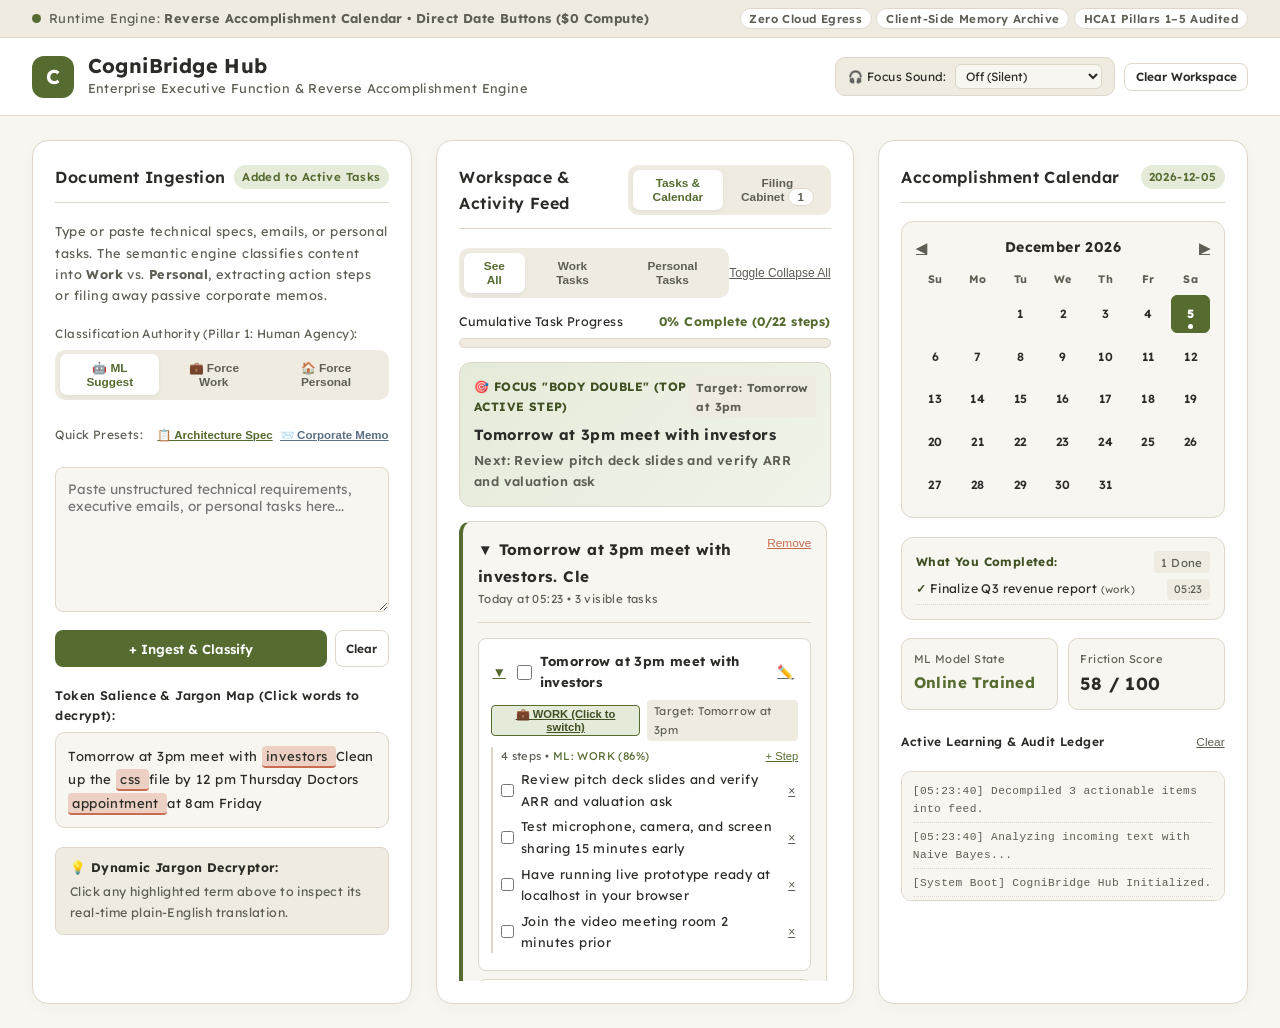
<file: neuro-sift/index.html>
<!DOCTYPE html>
<html lang="en">
<head>
  <meta charset="UTF-8">
  <meta name="viewport" content="width=device-width, initial-scale=1.0">
  <title>CogniBridge Hub — Enterprise Executive Function & Accomplishment Engine</title>

  <!-- Dyslexia-Optimized Typography (Lexend) -->
  <link rel="preconnect" href="https://fonts.googleapis.com">
  <link rel="preconnect" href="https://fonts.gstatic.com" crossorigin>
  <link href="https://fonts.googleapis.com/css2?family=Lexend:wght@300;400;500;600;700&display=swap" rel="stylesheet">

  <!-- Production Modular Stylesheet -->
  <link rel="stylesheet" href="style.css?v=22">
</head>
<body>

  <!-- Top Governance & Runtime Ribbon -->
  <aside class="utility-ribbon" aria-label="System Governance and Runtime Status">
    <div class="ribbon-brand">
      <span class="pulse-indicator"></span>
      <span>Runtime Engine: <strong>Reverse Accomplishment Calendar • Direct Date Buttons ($0 Compute)</strong></span>
    </div>
    <div class="ribbon-tags">
      <span class="badge-tag">Zero Cloud Egress</span>
      <span class="badge-tag">Client-Side Memory Archive</span>
      <span class="badge-tag">HCAI Pillars 1–5 Audited</span>
    </div>
  </aside>

  <!-- Calm Application Header -->
  <header class="app-header">
    <div class="brand">
      <div class="brand-avatar" aria-hidden="true">C</div>
      <div class="brand-text">
        <h1>CogniBridge Hub</h1>
        <p>Enterprise Executive Function & Reverse Accomplishment Engine</p>
      </div>
    </div>

    <div class="header-controls">
      <!-- Ambient Focus Soundscape -->
      <div class="soundscape-bar">
        <span>🎧 Focus Sound:</span>
        <select id="audio-preset">
          <option value="off">Off (Silent)</option>
          <option value="pink">Calming Pink Noise</option>
          <option value="rain">Soft Rain</option>
        </select>
      </div>
      <button class="btn btn-outline btn-sm" id="btn-clear-workspace" type="button">Clear Workspace</button>
    </div>
  </header>

  <!-- Main Three-Column Enterprise Grid -->
  <main class="workspace-grid">
    
    <!-- Column 1: Ingestion & Salience Inspector -->
    <section class="card" aria-labelledby="ingestion-heading">
      <div class="card-header">
        <h2 id="ingestion-heading">Document Ingestion</h2>
        <span class="sub-badge" id="detected-intent-badge">Awaiting Input</span>
      </div>

      <p class="description-text">
        Type or paste technical specs, emails, or personal tasks. The semantic engine classifies content into <strong>Work</strong> vs. <strong>Personal</strong>, extracting action steps or filing away passive corporate memos.
      </p>

      <!-- Explicit Human Agency Selector for Domain -->
      <div>
        <label class="section-label" style="display:block; font-size:0.75rem; color:var(--text-muted); margin-bottom:0.35rem;">
          Classification Authority (Pillar 1: Human Agency):
        </label>
        <div class="granularity-bar" id="ingest-domain-selector">
          <button class="mode-tab active" id="domain-mode-auto" type="button">🤖 ML Suggest</button>
          <button class="mode-tab" id="domain-mode-work" type="button">💼 Force Work</button>
          <button class="mode-tab" id="domain-mode-personal" type="button">🏠 Force Personal</button>
        </div>
      </div>

      <!-- Commercial Quick Presets Bar -->
      <div style="display:flex; justify-content:space-between; align-items:center; margin-top:0.4rem; margin-bottom:0.25rem;">
        <label style="font-size:0.75rem; color:var(--text-muted);">Quick Presets:</label>
        <div style="display:flex; gap:0.45rem;">
          <button class="btn-clear" id="btn-sample-tech" type="button" style="font-size:0.72rem; color:var(--sage-primary); font-weight:700;">📋 Architecture Spec</button>
          <button class="btn-clear" id="btn-sample-email" type="button" style="font-size:0.72rem; color:var(--slate-blue); font-weight:700;">📨 Corporate Memo</button>
        </div>
      </div>

      <textarea id="raw-input" rows="7" placeholder="Paste unstructured technical requirements, executive emails, or personal tasks here...">Tomorrow at 3pm meet with investors. Clean up the css file by 12 pm Thursday. Doctors appointment at 8am Friday.</textarea>

      <div style="display:flex; gap:0.5rem;">
        <button class="btn btn-sage" id="btn-ingest-doc" style="flex:1;">+ Ingest & Classify</button>
        <button class="btn btn-outline btn-sm" id="btn-clear-input">Clear</button>
      </div>

      <div>
        <label class="section-label" style="display:block; font-size:0.78rem; font-weight:600; margin-bottom:0.3rem;">
          Token Salience & Jargon Map (Click words to decrypt):
        </label>
        <div class="heatmap-canvas" id="attention-map">
          Ready for document ingestion...
        </div>
      </div>

      <!-- Plain-English Jargon Decryptor -->
      <div class="jargon-tooltip-card" id="jargon-card">
        <strong>💡 Dynamic Jargon Decryptor:</strong>
        <span id="jargon-text">Click any highlighted term above to inspect its real-time plain-English translation.</span>
      </div>
    </section>

    <!-- Column 2: Dual Mode - Task Workflow & Interactive Filing Cabinet -->
    <section class="card" aria-labelledby="workbench-heading">
      <div class="card-header">
        <h2 id="workbench-heading">Workspace & Activity Feed</h2>
        <div class="granularity-bar" style="margin:0;">
          <button class="mode-tab active" id="tab-view-tasks">Tasks & Calendar</button>
          <button class="mode-tab" id="tab-view-cabinet">Filing Cabinet <span class="badge-tag" id="cabinet-badge-count">0</span></button>
        </div>
      </div>

      <!-- Sub-View 1: TASK WORKFLOW VIEW -->
      <div id="view-tasks-container" style="display:flex; flex-direction:column; gap:0.85rem;">
        
        <!-- Work vs Personal Segmented Filter -->
        <div style="display:flex; justify-content:space-between; align-items:center;">
          <div class="granularity-bar" style="margin:0; flex:1; max-width:340px;">
            <button class="mode-tab active" id="filter-task-all">See All</button>
            <button class="mode-tab" id="filter-task-work">Work Tasks</button>
            <button class="mode-tab" id="filter-task-personal">Personal Tasks</button>
          </div>
          <button class="btn-clear" id="btn-collapse-all-dossiers" style="font-size:0.75rem;">Toggle Collapse All</button>
        </div>

        <!-- Momentum Progress -->
        <div class="momentum-container">
          <div style="display: flex; justify-content: space-between; font-size: 0.78rem;">
            <span>Cumulative Task Progress</span>
            <strong id="momentum-label" style="color:var(--sage-primary);">0% Completed</strong>
          </div>
          <div class="momentum-meter">
            <div class="momentum-fill" id="momentum-bar"></div>
          </div>
        </div>

        <!-- Focus Body Double -->
        <div class="body-double-card" id="body-double-box">
          <div class="body-double-header">
            <span>🎯 FOCUS &quot;BODY DOUBLE&quot; (TOP ACTIVE STEP)</span>
            <span class="time-chip" id="bd-status-tag">Active</span>
          </div>
          <div class="focus-isolate-task" id="bd-task-text">
            No pending tasks. Ingest a document or check history below.
          </div>
        </div>

        <!-- Task Dossier Feed -->
        <div id="dossier-feed-container" style="display:flex; flex-direction:column; gap:0.85rem; max-height:460px; overflow-y:auto; padding-right:0.25rem;">
          <!-- Dynamically injected task dossiers -->
        </div>
      </div>

      <!-- Sub-View 2: INTERACTIVE FILING CABINET VIEW -->
      <div id="view-cabinet-container" style="display:none; flex-direction:column; gap:0.85rem;">
        <div style="display:flex; justify-content:space-between; align-items:center;">
          <input type="text" id="cabinet-search" placeholder="Search saved emails, memos, and policies..." style="flex:1; padding:0.45rem 0.75rem; font-size:0.82rem;">
        </div>

        <div id="cabinet-list-container" style="display:flex; flex-direction:column; gap:0.85rem; max-height:560px; overflow-y:auto; padding-right:0.25rem;">
          <!-- Dynamically injected filing cabinet cards -->
        </div>
      </div>
    </section>

    <!-- Column 3: Reverse Accomplishment Calendar & XAI Telemetry -->
    <section class="card" aria-labelledby="telemetry-heading">
      <div class="card-header">
        <h2 id="telemetry-heading">Accomplishment Calendar</h2>
        <span class="sub-badge" id="cal-selected-label">Today</span>
      </div>

      <!-- Reverse "Done Log" Calendar Module (Dates act directly as buttons) -->
      <div class="calendar-wrapper">
        <div class="calendar-nav">
          <button class="btn-clear" id="cal-prev-month" style="font-size:0.9rem; font-weight:bold;" title="Previous Month">◀</button>
          <strong id="cal-month-year" style="font-size:0.88rem;">Month Year</strong>
          <button class="btn-clear" id="cal-next-month" style="font-size:0.9rem; font-weight:bold;" title="Next Month">▶</button>
        </div>
        <div class="calendar-grid" id="calendar-days-grid" role="grid" aria-label="Accomplishment Dates">
          <!-- Calendar Days Injected by script -->
        </div>
      </div>

      <!-- Historical Accomplishment Ledger for Selected Day -->
      <div class="accomplishment-docket">
        <div style="display:flex; justify-content:space-between; align-items:center; margin-bottom:0.35rem;">
          <span style="font-size:0.75rem; font-weight:700; color:var(--sage-dark);" id="done-log-header">What You Completed:</span>
          <span class="time-chip" id="done-count-badge">0 Done</span>
        </div>
        <ul class="accomplishment-list" id="accomplishment-items-list">
          <li style="color:var(--text-muted); font-size:0.78rem; list-style:none;">Click any calendar date button above to view accomplishments or open the Day Page.</li>
        </ul>
      </div>

      <!-- XAI Telemetry -->
      <div class="telemetry-grid">
        <div class="metric-card">
          <span class="metric-title">ML Model State</span>
          <strong class="metric-value" id="val-ml-state" style="font-size:0.95rem; color:var(--sage-primary);">Online Trained</strong>
        </div>
        <div class="metric-card">
          <span class="metric-title">Friction Score</span>
          <strong class="metric-value" id="val-friction">0 / 100</strong>
        </div>
      </div>

      <div style="display:flex; justify-content:space-between; align-items:center; margin-top:0.25rem;">
        <span style="font-size:0.75rem; font-weight:600;">Active Learning & Audit Ledger</span>
        <button class="btn-clear" id="btn-clear-log">Clear</button>
      </div>
      <div class="ledger-terminal" id="audit-log">
        <div class="ledger-row">[System Boot] CogniBridge Hub Initialized.</div>
      </div>
    </section>

  </main>

  <!-- Full-Page Day Dossier & Memory Archive Modal -->
  <div class="day-modal-overlay" id="day-modal-overlay" role="dialog" aria-modal="true" aria-labelledby="modal-day-title">
    <div class="day-modal-container">
      <div class="day-modal-header">
        <div>
          <h2 id="modal-day-title" style="font-size:1.15rem; font-weight:700;">Day Dossier</h2>
          <small style="color:var(--text-muted); font-size:0.75rem;">Reverse Accomplishment Archive & Date-Bound Artifact Vault</small>
        </div>
        <button class="btn btn-outline btn-sm" id="btn-close-day-modal">Close [✕]</button>
      </div>
      
      <div class="day-modal-body">
        <!-- Left: Completed Tasks & Day Notes -->
        <div class="modal-section-card">
          <div style="display:flex; justify-content:space-between; align-items:center;">
            <h3 style="font-size:0.95rem; font-weight:600; color:var(--sage-dark);">Accomplishments On This Date</h3>
            <span class="time-chip" id="modal-done-count">0 Completed</span>
          </div>
          <ul id="modal-accomplishment-list" style="list-style:none; display:flex; flex-direction:column; gap:0.4rem; max-height:180px; overflow-y:auto; padding-right:0.25rem;">
            <!-- Injected by app.js -->
          </ul>

          <div style="margin-top:0.5rem; display:flex; flex-direction:column; gap:0.35rem;">
            <label style="font-size:0.78rem; font-weight:600; color:var(--text-main);">Personal Day Note / Memory Journal:</label>
            <textarea id="modal-day-notes" rows="4" placeholder="Write any memories, details of how the day went, or reminders to look back on forever..."></textarea>
            <button class="btn btn-sage btn-sm" id="btn-save-day-notes" style="align-self:flex-end;">Save Memory Note</button>
          </div>
        </div>

        <!-- Right: Memory Artifact & Document Vault -->
        <div class="modal-section-card">
          <div style="display:flex; justify-content:space-between; align-items:center;">
            <h3 style="font-size:0.95rem; font-weight:600; color:var(--slate-blue);">Memory Vault (Scanned Cards & Documents)</h3>
            <span class="time-chip" id="modal-artifact-count">0 Saved</span>
          </div>

          <p class="description-text" style="font-size:0.75rem;">
            Upload scanned birthday cards, certificates, photos, or documents to store them permanently with this date.
          </p>

          <!-- Dropzone -->
          <div class="file-dropzone" id="modal-file-dropzone">
            <span style="font-size:1.5rem; display:block; margin-bottom:0.25rem;">📎</span>
            <strong style="font-size:0.82rem; color:var(--text-main);">Click or Drag & Drop File to Store</strong>
            <small style="display:block; color:var(--text-muted); font-size:0.7rem;">Supports JPG, PNG, WEBP, PDF (Stored in browser vault)</small>
            <input type="file" id="modal-file-input" style="display:none;" accept="image/*,application/pdf">
          </div>

          <!-- Gallery Preview Grid -->
          <div class="gallery-grid" id="modal-gallery-grid">
            <!-- Uploaded thumbnails injected here -->
          </div>
        </div>
      </div>
    </div>
  </div>

  <!-- Linked to external clean app.js -->
  <script src="app.js"></script>
</body>
</html>
</file>
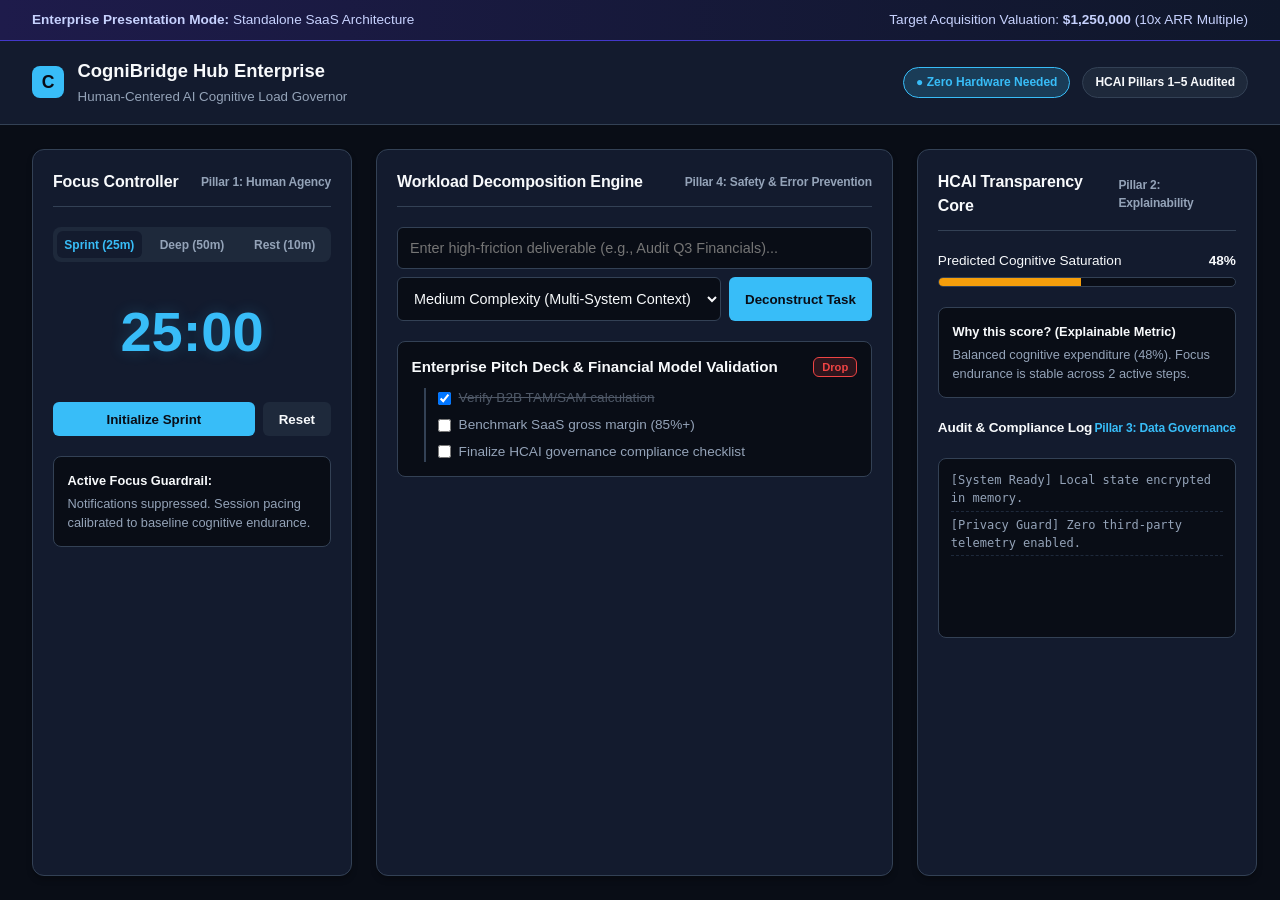
<file: neuro-sift/enterprise_pitch.html>
<!DOCTYPE html>
<html lang="en">
<head>
  <meta charset="UTF-8">
  <meta name="viewport" content="width=device-width, initial-scale=1.0">
  <title>CogniBridge Enterprise — HCAI Workload Orchestrator</title>
  <style>
    :root {
      --bg-base: #090d16;
      --bg-card: #131b2e;
      --bg-subtle: #1e293b;
      --border: #334155;
      --accent: #38bdf8;
      --accent-glow: rgba(56, 189, 248, 0.2);
      --success: #10b981;
      --warning: #f59e0b;
      --danger: #ef4444;
      --text-main: #f8fafc;
      --text-muted: #94a3b8;
      --font-family: -apple-system, BlinkMacSystemFont, "Segoe UI", Roboto, sans-serif;
    }

    * { box-sizing: border-box; margin: 0; padding: 0; }
    body {
      background-color: var(--bg-base);
      color: var(--text-main);
      font-family: var(--font-family);
      line-height: 1.5;
      min-height: 100vh;
      display: flex;
      flex-direction: column;
    }

    /* Enterprise Navigation Header */
    header {
      background: var(--bg-card);
      border-bottom: 1px solid var(--border);
      padding: 1rem 2rem;
      display: flex;
      justify-content: space-between;
      align-items: center;
      flex-wrap: wrap;
      gap: 1rem;
    }

    .brand-group {
      display: flex;
      align-items: center;
      gap: 0.85rem;
    }

    .brand-logo {
      width: 32px;
      height: 32px;
      background: var(--accent);
      color: var(--bg-base);
      font-weight: 900;
      border-radius: 8px;
      display: grid;
      place-items: center;
      font-size: 1.1rem;
    }

    .header-pills {
      display: flex;
      gap: 0.75rem;
      align-items: center;
    }

    .pill {
      font-size: 0.75rem;
      font-weight: 600;
      padding: 0.35rem 0.75rem;
      border-radius: 9999px;
      border: 1px solid var(--border);
      background: var(--bg-subtle);
    }

    .pill-accent {
      border-color: var(--accent);
      color: var(--accent);
      background: var(--accent-glow);
    }

    /* Pitch Ribbon for Boss/Investors */
    .pitch-banner {
      background: linear-gradient(90deg, #1e1b4b, #0f172a);
      border-bottom: 1px solid #4338ca;
      padding: 0.6rem 2rem;
      font-size: 0.85rem;
      display: flex;
      justify-content: space-between;
      align-items: center;
      color: #c7d2fe;
    }

    /* Main Application Grid */
    main {
      flex: 1;
      max-width: 1400px;
      width: 100%;
      margin: 0 auto;
      padding: 1.5rem 2rem;
      display: grid;
      grid-template-columns: 320px 1fr 340px;
      gap: 1.5rem;
    }

    @media (max-width: 1100px) {
      main { grid-template-columns: 1fr; }
    }

    .panel {
      background: var(--bg-card);
      border: 1px solid var(--border);
      border-radius: 12px;
      padding: 1.25rem;
      display: flex;
      flex-direction: column;
      gap: 1.25rem;
      box-shadow: 0 4px 6px -1px rgba(0, 0, 0, 0.3);
    }

    .panel-header {
      font-size: 1rem;
      font-weight: 700;
      letter-spacing: -0.01em;
      display: flex;
      justify-content: space-between;
      align-items: center;
      border-bottom: 1px solid var(--border);
      padding-bottom: 0.75rem;
    }

    /* Session Controller */
    .session-timer {
      font-size: 3.5rem;
      font-weight: 800;
      text-align: center;
      color: var(--accent);
      text-shadow: 0 0 15px var(--accent-glow);
      font-variant-numeric: tabular-nums;
      margin: 0.5rem 0;
    }

    .mode-selector {
      display: grid;
      grid-template-columns: repeat(3, 1fr);
      gap: 0.5rem;
      background: var(--bg-subtle);
      padding: 0.25rem;
      border-radius: 8px;
    }

    button {
      cursor: pointer;
      font-family: inherit;
      font-weight: 600;
      border: none;
      border-radius: 6px;
      padding: 0.6rem 1rem;
      transition: all 0.15s ease-in-out;
    }

    button:focus-visible {
      outline: 2px solid var(--accent);
      outline-offset: 2px;
    }

    .mode-btn {
      background: transparent;
      color: var(--text-muted);
      font-size: 0.75rem;
      padding: 0.4rem;
    }

    .mode-btn.active {
      background: var(--bg-card);
      color: var(--accent);
      font-weight: 700;
    }

    .btn-action {
      background: var(--accent);
      color: var(--bg-base);
      width: 100%;
    }
    .btn-action:hover { background: #0284c7; color: #fff; }

    .btn-ghost {
      background: var(--bg-subtle);
      color: var(--text-main);
    }
    .btn-ghost:hover { background: #334155; }

    .btn-danger-soft {
      background: rgba(239, 68, 68, 0.15);
      color: var(--danger);
      border: 1px solid var(--danger);
    }
    .btn-danger-soft:hover { background: var(--danger); color: #fff; }

    /* Workload Orchestration Engine */
    .task-input-box {
      display: flex;
      flex-direction: column;
      gap: 0.5rem;
    }

    input[type="text"], select {
      background: var(--bg-base);
      border: 1px solid var(--border);
      color: var(--text-main);
      padding: 0.75rem;
      border-radius: 6px;
      font-size: 0.9rem;
    }
    input[type="text"]:focus, select:focus {
      outline: none;
      border-color: var(--accent);
    }

    .task-stack {
      list-style: none;
      display: flex;
      flex-direction: column;
      gap: 0.75rem;
      max-height: 480px;
      overflow-y: auto;
    }

    .task-node {
      background: var(--bg-base);
      border: 1px solid var(--border);
      border-radius: 8px;
      padding: 0.85rem;
      display: flex;
      flex-direction: column;
      gap: 0.6rem;
    }

    .task-node-header {
      display: flex;
      justify-content: space-between;
      align-items: center;
    }

    .subtask-group {
      margin-left: 0.75rem;
      padding-left: 0.75rem;
      border-left: 2px solid var(--border);
      display: flex;
      flex-direction: column;
      gap: 0.4rem;
    }

    .subtask-row {
      display: flex;
      align-items: center;
      gap: 0.5rem;
      font-size: 0.85rem;
      color: var(--text-muted);
    }

    /* Explainability & Cognitive Load Gauge */
    .load-bar-container {
      height: 10px;
      background: var(--bg-base);
      border-radius: 999px;
      overflow: hidden;
      border: 1px solid var(--border);
    }

    .load-bar-fill {
      height: 100%;
      width: 20%;
      background: var(--success);
      transition: width 0.3s ease, background-color 0.3s ease;
    }

    .inspector-box {
      background: var(--bg-base);
      border: 1px solid var(--border);
      border-radius: 8px;
      padding: 0.85rem;
      font-size: 0.8rem;
      color: var(--text-muted);
    }

    .audit-terminal {
      background: var(--bg-base);
      border: 1px solid var(--border);
      border-radius: 8px;
      padding: 0.75rem;
      font-family: monospace;
      font-size: 0.75rem;
      color: var(--text-muted);
      height: 180px;
      overflow-y: auto;
      display: flex;
      flex-direction: column;
      gap: 0.3rem;
    }

    .audit-item {
      border-bottom: 1px dashed #1e293b;
      padding-bottom: 0.2rem;
    }
  </style>
</head>
<body>

  <div class="pitch-banner">
    <span><strong>Enterprise Presentation Mode:</strong> Standalone SaaS Architecture</span>
    <span>Target Acquisition Valuation: <strong>$1,250,000</strong> (10x ARR Multiple)</span>
  </div>

  <header>
    <div class="brand-group">
      <div class="brand-logo">C</div>
      <div>
        <h1 style="font-size: 1.15rem; font-weight: 700;">CogniBridge Hub Enterprise</h1>
        <small style="color: var(--text-muted)">Human-Centered AI Cognitive Load Governor</small>
      </div>
    </div>
    <div class="header-pills">
      <div class="pill pill-accent">● Zero Hardware Needed</div>
      <div class="pill">HCAI Pillars 1–5 Audited</div>
    </div>
  </header>

  <main>
    <!-- Column 1: Executive Focus Engine -->
    <section class="panel">
      <div class="panel-header">
        <span>Focus Controller</span>
        <span style="font-size: 0.75rem; color: var(--text-muted);">Pillar 1: Human Agency</span>
      </div>

      <div class="mode-selector">
        <button class="mode-btn active" id="btn-mode-sprint" onclick="setSessionMode('sprint', 25)">Sprint (25m)</button>
        <button class="mode-btn" id="btn-mode-deep" onclick="setSessionMode('deep', 50)">Deep (50m)</button>
        <button class="mode-btn" id="btn-mode-recovery" onclick="setSessionMode('recovery', 10)">Rest (10m)</button>
      </div>

      <div class="session-timer" id="session-clock">25:00</div>

      <div style="display: flex; gap: 0.5rem;">
        <button class="btn-action" id="btn-timer-trigger" onclick="toggleTimer()">Initialize Sprint</button>
        <button class="btn-ghost" onclick="resetTimer()">Reset</button>
      </div>

      <div class="inspector-box">
        <strong style="color: var(--text-main); display: block; margin-bottom: 0.25rem;">Active Focus Guardrail:</strong>
        <p id="guardrail-desc">Notifications suppressed. Session pacing calibrated to baseline cognitive endurance.</p>
      </div>
    </section>

    <!-- Column 2: Cognitive Deconstruction -->
    <section class="panel">
      <div class="panel-header">
        <span>Workload Decomposition Engine</span>
        <span style="font-size: 0.75rem; color: var(--text-muted);">Pillar 4: Safety & Error Prevention</span>
      </div>

      <div class="task-input-box">
        <input type="text" id="input-task-name" placeholder="Enter high-friction deliverable (e.g., Audit Q3 Financials)...">
        <div style="display: flex; gap: 0.5rem;">
          <select id="select-friction-level">
            <option value="1">Low Complexity (Routine Analysis)</option>
            <option value="2" selected>Medium Complexity (Multi-System Context)</option>
            <option value="3">High Complexity (High-Stakes Architecture)</option>
          </select>
          <button class="btn-action" onclick="deconstructWorkload()" style="width: auto; white-space: nowrap;">Deconstruct Task</button>
        </div>
      </div>

      <ul class="task-stack" id="task-stack-container" aria-label="Active Tasks">
        <!-- Injected via prototype engine -->
      </ul>
    </section>

    <!-- Column 3: HCAI Telemetry & Explainability -->
    <section class="panel">
      <div class="panel-header">
        <span>HCAI Transparency Core</span>
        <span style="font-size: 0.75rem; color: var(--text-muted);">Pillar 2: Explainability</span>
      </div>

      <div>
        <div style="display: flex; justify-content: space-between; font-size: 0.85rem; margin-bottom: 0.35rem;">
          <span>Predicted Cognitive Saturation</span>
          <strong id="load-val">24%</strong>
        </div>
        <div class="load-bar-container">
          <div class="load-bar-fill" id="load-bar"></div>
        </div>
      </div>

      <div class="inspector-box">
        <strong style="color: var(--text-main); display: block; margin-bottom: 0.25rem;">Why this score? (Explainable Metric)</strong>
        <p id="explainability-text">Cognitive saturation calculated from 1 pending high-stakes milestone and 0 context-switching alerts.</p>
      </div>

      <div class="panel-header" style="border: none; padding-bottom: 0;">
        <span style="font-size: 0.85rem;">Audit & Compliance Log</span>
        <span style="font-size: 0.75rem; color: var(--accent);">Pillar 3: Data Governance</span>
      </div>
      <div class="audit-terminal" id="audit-terminal">
        <div class="audit-item">[System Ready] Local state encrypted in memory.</div>
        <div class="audit-item">[Privacy Guard] Zero third-party telemetry enabled.</div>
      </div>
    </section>
  </main>

  <script>
    let durationSeconds = 25 * 60;
    let remainingSeconds = 25 * 60;
    let isRunning = false;
    let timerRef = null;

    let workloadQueue = [
      {
        id: 101,
        title: "Enterprise Pitch Deck & Financial Model Validation",
        level: 2,
        steps: [
          { name: "Verify B2B TAM/SAM calculation", done: true },
          { name: "Benchmark SaaS gross margin (85%+)", done: false },
          { name: "Finalize HCAI governance compliance checklist", done: false }
        ]
      }
    ];

    function updateClockDisplay() {
      const mins = Math.floor(remainingSeconds / 60);
      const secs = remainingSeconds % 60;
      document.getElementById('session-clock').textContent = 
        `${String(mins).padStart(2, '0')}:${String(secs).padStart(2, '0')}`;
    }

    function toggleTimer() {
      const btn = document.getElementById('btn-timer-trigger');
      if (isRunning) {
        clearInterval(timerRef);
        isRunning = false;
        btn.textContent = "Resume Sprint";
        btn.className = "btn-action";
        logAudit("Session paused by human operator (Agency preserved).");
      } else {
        isRunning = true;
        btn.textContent = "Pause Sprint";
        btn.className = "btn-ghost";
        logAudit("Focus Sprint initiated. Distraction blocker engaged.");
        timerRef = setInterval(() => {
          if (remainingSeconds > 0) {
            remainingSeconds--;
            updateClockDisplay();
          } else {
            clearInterval(timerRef);
            isRunning = false;
            btn.textContent = "Initialize Sprint";
            btn.className = "btn-action";
            logAudit("Sprint completed safely. Break cycle recommended.");
            alert("Sprint milestone reached. Initiating recovery guidance.");
          }
        }, 1000);
      }
    }

    function resetTimer() {
      clearInterval(timerRef);
      isRunning = false;
      remainingSeconds = durationSeconds;
      const btn = document.getElementById('btn-timer-trigger');
      btn.textContent = "Initialize Sprint";
      btn.className = "btn-action";
      updateClockDisplay();
      logAudit("Session clock reset by human command.");
    }

    function setSessionMode(modeKey, minutes) {
      document.querySelectorAll('.mode-btn').forEach(btn => btn.classList.remove('active'));
      const activeBtn = document.getElementById(`btn-mode-${modeKey}`);
      if (activeBtn) activeBtn.classList.add('active');

      durationSeconds = minutes * 60;
      remainingSeconds = durationSeconds;
      resetTimer();

      const descriptors = {
        sprint: "Sprint Mode: High-velocity execution targeting single sub-milestones.",
        deep: "Deep Mode: Protected cognition buffer for architectural tasks.",
        recovery: "Recovery Mode: Cognitive reset cycle to reduce mental fatigue."
      };
      document.getElementById('guardrail-desc').textContent = descriptors[modeKey] || "";
      calculateLoad();
      logAudit(`Mode calibrated to: ${modeKey.toUpperCase()} (${minutes} min session).`);
    }

    function deconstructWorkload() {
      const taskInput = document.getElementById('input-task-name');
      const complexity = parseInt(document.getElementById('select-friction-level').value, 10);
      const text = taskInput.value.trim();

      if (!text) return;

      const blueprintLibraries = {
        1: ["Collate source assets", "Perform core update", "Log completion verification"],
        2: ["Clarify technical scope", "Isolate core deliverable dependencies", "Draft prototype iteration", "Verify against stakeholder requirements"],
        3: ["Map system boundary conditions", "Conduct risk & security evaluation", "Build MVP core logic", "Execute automated edge-case validation", "Prepare enterprise briefing document"]
      };

      const generatedSteps = (blueprintLibraries[complexity] || blueprintLibraries[2]).map(stepName => ({
        name: stepName,
        done: false
      }));

      const newWorkNode = {
        id: Date.now(),
        title: text,
        level: complexity,
        steps: generatedSteps
      };

      workloadQueue.push(newWorkNode);
      taskInput.value = "";
      renderWorkStack();
      calculateLoad();
      logAudit(`Deliverable parsed: "${text}". Decomposed into ${generatedSteps.length} milestones.`);
    }

    function toggleMilestone(workId, stepIdx) {
      const item = workloadQueue.find(w => w.id === workId);
      if (item && item.steps[stepIdx]) {
        item.steps[stepIdx].done = !item.steps[stepIdx].done;
        renderWorkStack();
        calculateLoad();
        logAudit(`Milestone updated on task #${workId}.`);
      }
    }

    function dropWorkItem(workId) {
      workloadQueue = workloadQueue.filter(w => w.id !== workId);
      renderWorkStack();
      calculateLoad();
      logAudit(`Task #${workId} cleared by human operator.`);
    }

    function calculateLoad() {
      let frictionScore = 0;
      let totalMilestones = 0;
      let pendingMilestones = 0;

      workloadQueue.forEach(item => {
        item.steps.forEach(st => {
          totalMilestones++;
          if (!st.done) {
            pendingMilestones++;
            frictionScore += (item.level * 9);
          }
        });
      });

      if (durationSeconds > 35 * 60) frictionScore += 12;

      const normalizedPct = Math.min(Math.max(Math.round((frictionScore / 75) * 100), 10), 98);
      const bar = document.getElementById('load-bar');
      const val = document.getElementById('load-val');
      const explain = document.getElementById('explainability-text');

      bar.style.width = `${normalizedPct}%`;
      val.textContent = `${normalizedPct}%`;

      if (normalizedPct > 70) {
        bar.style.backgroundColor = "var(--danger)";
        explain.textContent = `High risk of cognitive friction (${normalizedPct}%). ${pendingMilestones} pending milestones detected. Recommending task delegation or session pacing.`;
      } else if (normalizedPct > 40) {
        bar.style.backgroundColor = "var(--warning)";
        explain.textContent = `Balanced cognitive expenditure (${normalizedPct}%). Focus endurance is stable across ${pendingMilestones} active steps.`;
      } else {
        bar.style.backgroundColor = "var(--success)";
        explain.textContent = `Low mental resistance (${normalizedPct}%). Work queue is clear of multi-tier context bottlenecks.`;
      }
    }

    function logAudit(msg) {
      const container = document.getElementById('audit-terminal');
      const d = new Date();
      const timeStr = `${d.getHours().toString().padStart(2, '0')}:${d.getMinutes().toString().padStart(2, '0')}:${d.getSeconds().toString().padStart(2, '0')}`;
      const el = document.createElement('div');
      el.className = 'audit-item';
      el.textContent = `[${timeStr}] ${msg}`;
      container.prepend(el);
    }

    function renderWorkStack() {
      const container = document.getElementById('task-stack-container');
      container.innerHTML = "";

      workloadQueue.forEach(item => {
        const li = document.createElement('li');
        li.className = 'task-node';

        const subHtml = item.steps.map((st, i) => `
          <label class="subtask-row">
            <input type="checkbox" ${st.done ? 'checked' : ''} onchange="toggleMilestone(${item.id}, ${i})">
            <span style="${st.done ? 'text-decoration: line-through; opacity: 0.5;' : ''}">${st.name}</span>
          </label>
        `).join('');

        li.innerHTML = `
          <div class="task-node-header">
            <strong style="font-size: 0.95rem;">${item.title}</strong>
            <button class="btn-danger-soft" style="font-size: 0.7rem; padding: 0.2rem 0.5rem;" onclick="dropWorkItem(${item.id})">Drop</button>
          </div>
          <div class="subtask-group">
            ${subHtml}
          </div>
        `;
        container.appendChild(li);
      });
    }

    // Run on startup
    updateClockDisplay();
    renderWorkStack();
    calculateLoad();
  </script>
</body>
</html>
</file>
<file: neuro-sift/style.css>
/* ==========================================================================
   CogniBridge Hub — Production Design System (WCAG AAA Neuro-Inclusive)
   Genuine CSS Stylesheet (Warm Linen, Sage Green & Terracotta)
   ========================================================================== */

:root {
  --bg-canvas: #f8f6f0;
  --bg-surface: #ffffff;
  --bg-subtle: #f0ebe1;
  --border-line: #ded6c9;
  --border-focus: #7a8270;

  --sage-primary: #556b2f;
  --sage-dark: #3f5022;
  --sage-soft: #e5ebd9;
  --terracotta: #c86d51;
  --terracotta-dark: #b05c42;
  --terracotta-soft: #faeee9;
  --slate-blue: #5b7082;
  --slate-soft: #eaf0f5;

  --text-main: #2b2b28;
  --text-muted: #5e5e54;
  --font-family: 'Lexend', -apple-system, BlinkMacSystemFont, "Segoe UI", sans-serif;
}

* { 
  box-sizing: border-box; 
  margin: 0; 
  padding: 0; 
}

body {
  background-color: var(--bg-canvas) !important;
  color: var(--text-main);
  font-family: var(--font-family);
  line-height: 1.65;
  letter-spacing: 0.025em;
  min-height: 100vh;
  display: flex;
  flex-direction: column;
  -webkit-font-smoothing: antialiased;
}

/* Ribbon */
.utility-ribbon {
  background: var(--bg-subtle);
  border-bottom: 1px solid var(--border-line);
  padding: 0.5rem 2rem;
  font-size: 0.8rem;
  color: var(--text-muted);
  display: flex;
  justify-content: space-between;
  align-items: center;
  flex-wrap: wrap;
  gap: 0.5rem;
}

.ribbon-brand { 
  display: flex; 
  align-items: center; 
  gap: 0.5rem; 
}

.pulse-indicator { 
  width: 9px; 
  height: 9px; 
  border-radius: 50%; 
  background: var(--sage-primary); 
  display: inline-block; 
}

.badge-tag { 
  background: var(--bg-surface); 
  border: 1px solid var(--border-line); 
  padding: 0.15rem 0.55rem; 
  border-radius: 999px; 
  font-size: 0.72rem; 
  font-weight: 600; 
  color: var(--text-muted); 
}

/* Header */
.app-header {
  background: var(--bg-surface);
  border-bottom: 1px solid var(--border-line);
  padding: 1rem 2rem;
  display: flex;
  justify-content: space-between;
  align-items: center;
  flex-wrap: wrap;
  gap: 1rem;
}

.brand { 
  display: flex; 
  align-items: center; 
  gap: 0.85rem; 
}

.brand-avatar { 
  width: 42px; 
  height: 42px; 
  background: var(--sage-primary); 
  color: #fff; 
  border-radius: 12px; 
  display: grid; 
  place-items: center; 
  font-size: 1.25rem; 
  font-weight: 700; 
}

.brand-text h1 { 
  font-size: 1.25rem; 
  font-weight: 700; 
  line-height: 1.2; 
}

.brand-text p { 
  font-size: 0.8rem; 
  color: var(--text-muted); 
}

.header-controls { 
  display: flex; 
  gap: 0.6rem; 
  align-items: center; 
}

/* Soundscape Bar */
.soundscape-bar {
  background: var(--bg-subtle);
  border: 1px solid var(--border-line);
  padding: 0.35rem 0.75rem;
  border-radius: 10px;
  display: flex;
  align-items: center;
  gap: 0.5rem;
  font-size: 0.75rem;
}

.soundscape-bar select { 
  padding: 0.2rem 0.4rem; 
  font-size: 0.75rem; 
  border-radius: 6px; 
}

/* Grid Layout */
.workspace-grid {
  flex: 1;
  max-width: 1560px;
  width: 100%;
  margin: 0 auto;
  padding: 1.5rem 2rem;
  display: grid;
  grid-template-columns: 380px 1fr 370px;
  gap: 1.5rem;
}

@media (max-width: 1200px) {
  .workspace-grid { 
    grid-template-columns: 1fr; 
    padding: 1rem; 
  }
}

.card {
  background: var(--bg-surface);
  border: 1px solid var(--border-line);
  border-radius: 16px;
  padding: 1.4rem;
  display: flex;
  flex-direction: column;
  gap: 1.15rem;
  box-shadow: 0 4px 14px rgba(43, 43, 40, 0.03);
}

.card-header {
  display: flex;
  justify-content: space-between;
  align-items: center;
  border-bottom: 1px solid var(--border-line);
  padding-bottom: 0.75rem;
}

.card-header h2 { 
  font-size: 1rem; 
  font-weight: 600; 
}

.sub-badge { 
  font-size: 0.72rem; 
  font-weight: 600; 
  color: var(--sage-primary); 
  background: var(--sage-soft); 
  padding: 0.15rem 0.5rem; 
  border-radius: 999px; 
}

.description-text { 
  font-size: 0.8rem; 
  color: var(--text-muted); 
}

/* Forms & Buttons */
textarea, input, select {
  font-family: inherit;
  background: var(--bg-canvas);
  border: 1px solid var(--border-line);
  color: var(--text-main);
  padding: 0.75rem;
  border-radius: 8px;
  font-size: 0.85rem;
}

.btn {
  font-family: inherit;
  font-weight: 600;
  font-size: 0.82rem;
  border: none;
  border-radius: 8px;
  padding: 0.65rem 1.15rem;
  cursor: pointer;
  display: inline-flex;
  align-items: center;
  justify-content: center;
  gap: 0.35rem;
  transition: all 0.15s ease-in-out;
}

.btn-sage { 
  background: var(--sage-primary); 
  color: #fff; 
  width: 100%; 
}
.btn-sage:hover { background: var(--sage-dark); }

.btn-clay { 
  background: var(--terracotta); 
  color: #fff; 
}
.btn-clay:hover { background: var(--terracotta-dark); }

.btn-outline { 
  background: transparent; 
  border: 1px solid var(--border-line); 
  color: var(--text-main); 
}
.btn-outline:hover { background: var(--bg-subtle); }

.btn-sm { 
  padding: 0.35rem 0.65rem; 
  font-size: 0.74rem; 
}

.btn-clear { 
  background: transparent; 
  border: none; 
  color: var(--text-muted); 
  cursor: pointer; 
  font-size: 0.74rem; 
  text-decoration: underline; 
}

/* Filter Tabs */
.granularity-bar {
  display: flex;
  gap: 0.35rem;
  background: var(--bg-subtle);
  padding: 0.3rem;
  border-radius: 10px;
}

.mode-tab {
  background: transparent;
  border: none;
  padding: 0.4rem 0.75rem;
  border-radius: 7px;
  font-size: 0.74rem;
  font-weight: 600;
  color: var(--text-muted);
  cursor: pointer;
  transition: all 0.15s ease;
}

.mode-tab.active {
  background: var(--bg-surface);
  color: var(--sage-primary);
  box-shadow: 0 2px 5px rgba(0,0,0,0.05);
}

/* Body Double */
.body-double-card {
  background: linear-gradient(135deg, var(--sage-soft), #f0f4ea);
  border: 1px solid var(--border-line);
  border-radius: 12px;
  padding: 0.85rem;
  display: flex;
  flex-direction: column;
  gap: 0.35rem;
}

.body-double-header { 
  display: flex; 
  justify-content: space-between; 
  align-items: center; 
  font-size: 0.75rem; 
  font-weight: 700; 
  color: var(--sage-dark); 
}

.focus-isolate-task { 
  font-size: 0.92rem; 
  font-weight: 600; 
  color: var(--text-main); 
}

.time-chip { 
  font-size: 0.72rem; 
  background: var(--bg-subtle); 
  color: var(--text-muted); 
  padding: 0.1rem 0.45rem; 
  border-radius: 4px; 
}

/* Momentum Meter */
.momentum-container { 
  display: flex; 
  flex-direction: column; 
  gap: 0.35rem; 
}

.momentum-meter { 
  height: 10px; 
  background: var(--bg-subtle); 
  border-radius: 999px; 
  overflow: hidden; 
  border: 1px solid var(--border-line); 
}

.momentum-fill { 
  height: 100%; 
  width: 0%; 
  background: var(--sage-primary); 
  border-radius: 999px; 
  transition: width 0.35s ease; 
}

/* Task Cards */
.task-card {
  background: var(--bg-canvas);
  border: 1px solid var(--border-line);
  border-radius: 12px;
  padding: 0.9rem;
  display: flex;
  flex-direction: column;
  gap: 0.5rem;
}

.task-card-header { 
  display: flex; 
  justify-content: space-between; 
  align-items: flex-start; 
  gap: 0.5rem; 
}

.subtask-row { 
  display: flex; 
  align-items: center; 
  gap: 0.5rem; 
  font-size: 0.82rem; 
  cursor: pointer; 
}

.subtask-row input[type="checkbox"] { 
  accent-color: var(--sage-primary); 
  width: 17px; 
  height: 17px; 
}

/* Calendar */
.calendar-wrapper {
  background: var(--bg-canvas);
  border: 1px solid var(--border-line);
  border-radius: 12px;
  padding: 0.85rem;
  display: flex;
  flex-direction: column;
  gap: 0.6rem;
}

.calendar-nav { 
  display: flex; 
  justify-content: space-between; 
  align-items: center; 
}

.calendar-grid {
  display: grid;
  grid-template-columns: repeat(7, 1fr);
  gap: 4px;
  text-align: center;
}

.cal-header-day { 
  font-size: 0.68rem; 
  font-weight: 700; 
  color: var(--text-muted); 
  padding: 2px 0; 
}

.cal-cell {
  aspect-ratio: 1;
  font-size: 0.74rem;
  font-weight: 600;
  border-radius: 6px;
  display: flex;
  flex-direction: column;
  align-items: center;
  justify-content: center;
  cursor: pointer;
  position: relative;
  border: 1px solid transparent;
  transition: all 0.15s ease;
}

.cal-cell:hover { 
  background: var(--bg-subtle); 
  border-color: var(--sage-primary);
}

.cal-cell.today { 
  border-color: var(--sage-primary); 
  font-weight: 800; 
}

.cal-cell.selected { 
  background: var(--sage-primary) !important; 
  color: #fff !important; 
}

.cal-cell.has-activity::after {
  content: "";
  width: 5px;
  height: 5px;
  background: var(--terracotta);
  border-radius: 50%;
  position: absolute;
  bottom: 3px;
}

.cal-cell.selected.has-activity::after { 
  background: #fff; 
}

.accomplishment-docket {
  background: var(--bg-canvas);
  border: 1px solid var(--border-line);
  border-radius: 12px;
  padding: 0.85rem;
  max-height: 180px;
  overflow-y: auto;
}

.accomplishment-list { 
  list-style: none; 
  display: flex; 
  flex-direction: column; 
  gap: 0.35rem; 
}

.accomplishment-item {
  font-size: 0.78rem;
  display: flex;
  justify-content: space-between;
  align-items: center;
  padding-bottom: 0.25rem;
  border-bottom: 1px dotted var(--border-line);
}

/* Day Dossier Modal */
.day-modal-overlay {
  position: fixed;
  top: 0;
  left: 0;
  width: 100vw;
  height: 100vh;
  background: rgba(43, 43, 40, 0.45);
  backdrop-filter: blur(4px);
  display: none;
  justify-content: center;
  align-items: center;
  z-index: 1000;
  padding: 1.5rem;
}

.day-modal-overlay.active { 
  display: flex; 
}

.day-modal-container {
  background: var(--bg-canvas);
  border: 1px solid var(--border-line);
  border-radius: 18px;
  max-width: 950px;
  width: 100%;
  max-height: 90vh;
  display: flex;
  flex-direction: column;
  box-shadow: 0 16px 36px rgba(0, 0, 0, 0.15);
  overflow: hidden;
}

.day-modal-header {
  background: var(--bg-surface);
  border-bottom: 1px solid var(--border-line);
  padding: 1.25rem 2rem;
  display: flex;
  justify-content: space-between;
  align-items: center;
}

.day-modal-body {
  padding: 1.5rem 2rem;
  overflow-y: auto;
  display: grid;
  grid-template-columns: 1fr 1fr;
  gap: 1.5rem;
}

@media (max-width: 768px) {
  .day-modal-body { grid-template-columns: 1fr; }
}

.modal-section-card {
  background: var(--bg-surface);
  border: 1px solid var(--border-line);
  border-radius: 12px;
  padding: 1.2rem;
  display: flex;
  flex-direction: column;
  gap: 0.85rem;
}

.file-dropzone {
  border: 2px dashed var(--border-line);
  border-radius: 10px;
  padding: 1.5rem 1rem;
  text-align: center;
  background: var(--bg-canvas);
  cursor: pointer;
  transition: border-color 0.2s ease, background 0.2s ease;
}

.file-dropzone:hover {
  border-color: var(--sage-primary);
  background: var(--sage-soft);
}

.gallery-grid {
  display: grid;
  grid-template-columns: repeat(auto-fill, minmax(110px, 1fr));
  gap: 0.75rem;
  margin-top: 0.5rem;
  max-height: 240px;
  overflow-y: auto;
}

.gallery-item {
  position: relative;
  border-radius: 8px;
  overflow: hidden;
  border: 1px solid var(--border-line);
  aspect-ratio: 1;
  background: var(--bg-subtle);
  display: flex;
  align-items: center;
  justify-content: center;
}

.gallery-item img {
  width: 100%;
  height: 100%;
  object-fit: cover;
  cursor: pointer;
}

.gallery-item .btn-del-photo {
  position: absolute;
  top: 4px;
  right: 4px;
  background: rgba(0, 0, 0, 0.65);
  color: #fff;
  border: none;
  border-radius: 50%;
  width: 22px;
  height: 22px;
  font-size: 0.7rem;
  cursor: pointer;
  display: flex;
  align-items: center;
  justify-content: center;
}

.gallery-item .doc-fallback {
  font-size: 0.72rem;
  text-align: center;
  padding: 0.5rem;
  color: var(--text-main);
  word-break: break-all;
}

/* Heatmap & Telemetry */
.heatmap-canvas {
  background: var(--bg-canvas);
  border: 1px solid var(--border-line);
  border-radius: 10px;
  padding: 0.75rem;
  min-height: 90px;
  max-height: 150px;
  overflow-y: auto;
  font-size: 0.82rem;
  line-height: 1.8;
}

.token-high { 
  background-color: rgba(200, 109, 81, 0.28); 
  border-bottom: 2px solid var(--terracotta); 
  padding: 2px 4px; 
  border-radius: 4px; 
  cursor: pointer; 
}

.token-med { 
  background-color: rgba(217, 119, 6, 0.22); 
  padding: 2px 4px; 
  border-radius: 4px; 
  cursor: pointer; 
}

.jargon-tooltip-card {
  background: var(--bg-subtle);
  border: 1px solid var(--border-line);
  border-radius: 8px;
  padding: 0.65rem 0.85rem;
  font-size: 0.78rem;
  color: var(--text-muted);
}
.jargon-tooltip-card strong { 
  color: var(--text-main); 
  display: block; 
  margin-bottom: 0.2rem; 
}

.telemetry-grid { 
  display: grid; 
  grid-template-columns: 1fr 1fr; 
  gap: 0.65rem; 
}

.metric-card { 
  background: var(--bg-canvas); 
  border: 1px solid var(--border-line); 
  border-radius: 10px; 
  padding: 0.7rem; 
}

.metric-title { 
  display: block; 
  font-size: 0.7rem; 
  color: var(--text-muted); 
}

.metric-value { 
  font-size: 1.1rem; 
  font-weight: 700; 
  color: var(--text-main); 
}

.ledger-terminal {
  background: var(--bg-canvas);
  border: 1px solid var(--border-line);
  border-radius: 10px;
  padding: 0.65rem;
  font-family: monospace;
  font-size: 0.7rem;
  color: var(--text-muted);
  height: 130px;
  overflow-y: auto;
  display: flex;
  flex-direction: column;
  gap: 0.3rem;
}

.ledger-row { 
  border-bottom: 1px dotted var(--border-line); 
  padding-bottom: 0.2rem; 
}
</file>
